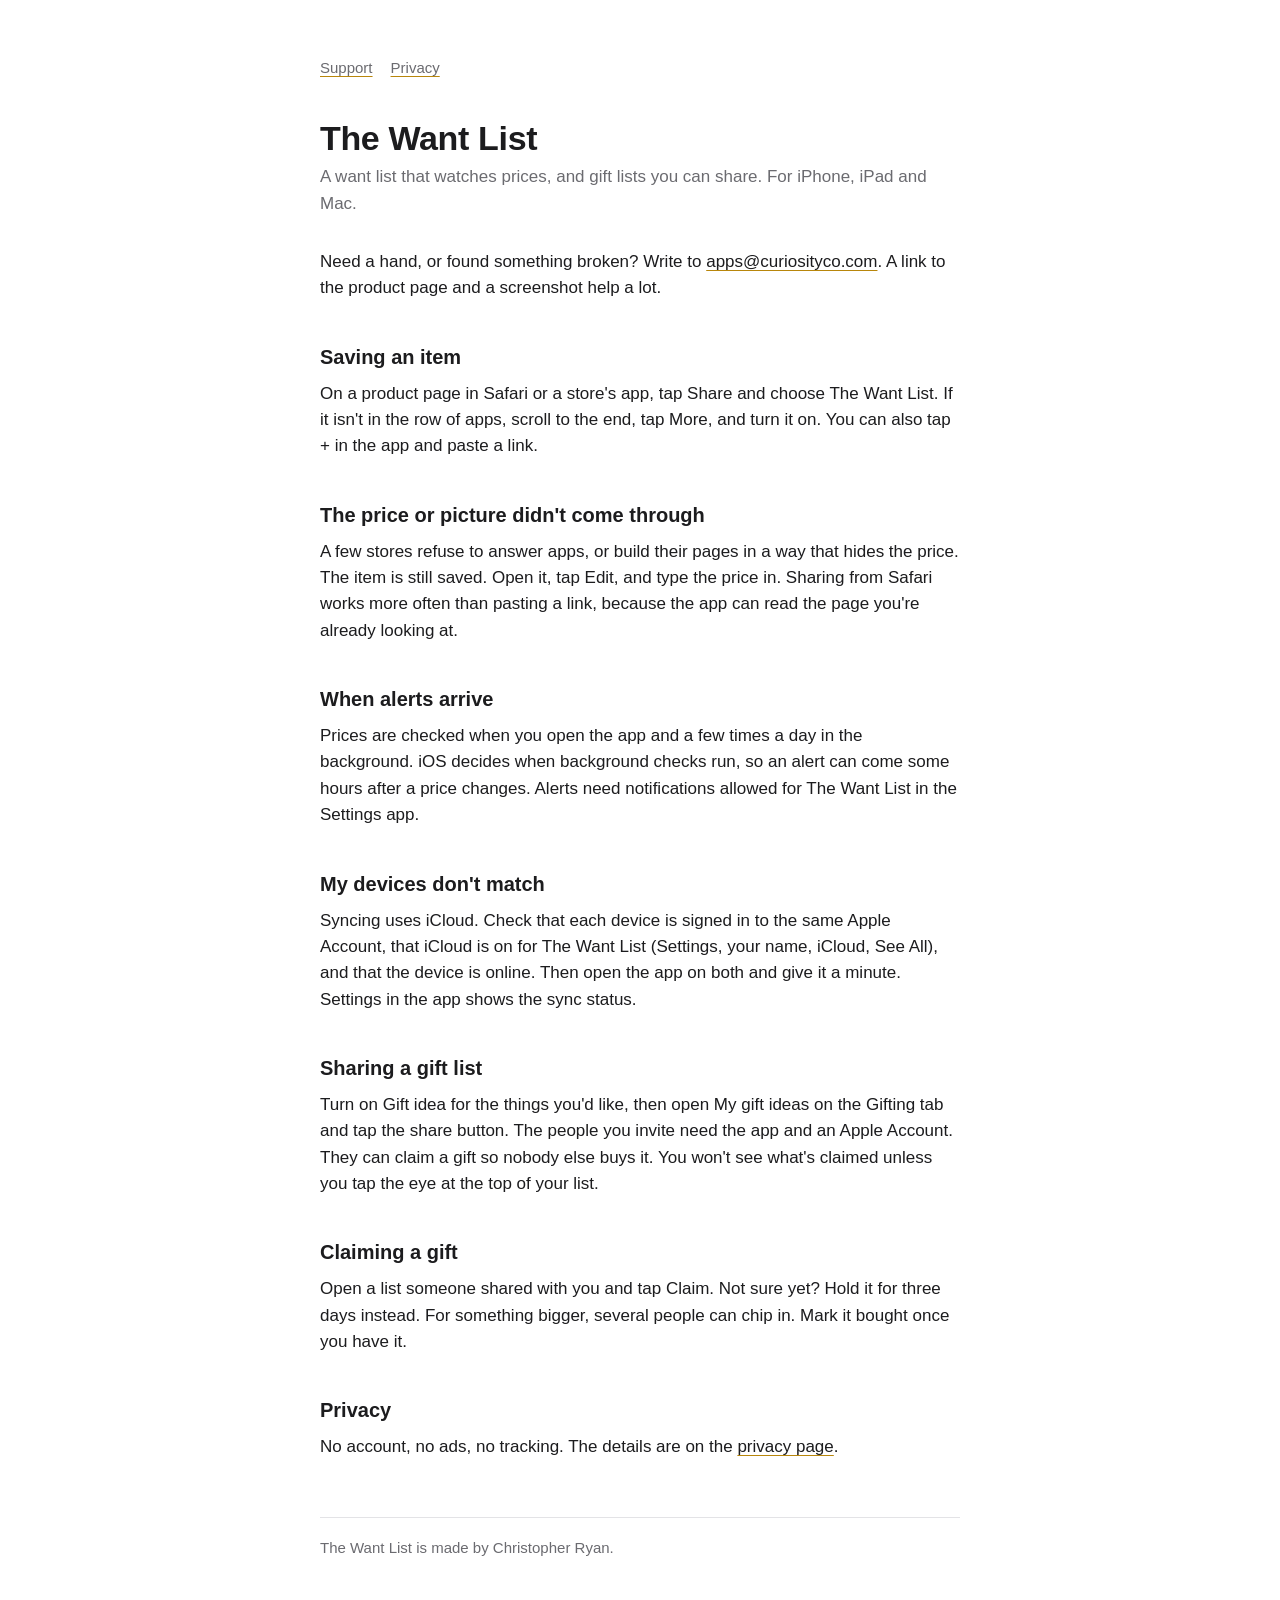
<file: index.html>
<!doctype html>
<html lang="en">
<head>
<meta charset="utf-8">
<meta name="viewport" content="width=device-width, initial-scale=1">
<title>Support · The Want List</title>
<link rel="stylesheet" href="style.css">
</head>
<body>
<main>
<nav><a href="index.html">Support</a><a href="privacy.html">Privacy</a></nav>
<h1>The Want List</h1>
<p class="sub">A want list that watches prices, and gift lists you can share. For iPhone, iPad and Mac.</p>

<p>Need a hand, or found something broken? Write to <a href="mailto:apps@curiosityco.com">apps@curiosityco.com</a>. A link to the product page and a screenshot help a lot.</p>

<h2>Saving an item</h2>
<p>On a product page in Safari or a store's app, tap Share and choose The Want List. If it isn't in the row of apps, scroll to the end, tap More, and turn it on. You can also tap + in the app and paste a link.</p>

<h2>The price or picture didn't come through</h2>
<p>A few stores refuse to answer apps, or build their pages in a way that hides the price. The item is still saved. Open it, tap Edit, and type the price in. Sharing from Safari works more often than pasting a link, because the app can read the page you're already looking at.</p>

<h2>When alerts arrive</h2>
<p>Prices are checked when you open the app and a few times a day in the background. iOS decides when background checks run, so an alert can come some hours after a price changes. Alerts need notifications allowed for The Want List in the Settings app.</p>

<h2>My devices don't match</h2>
<p>Syncing uses iCloud. Check that each device is signed in to the same Apple Account, that iCloud is on for The Want List (Settings, your name, iCloud, See All), and that the device is online. Then open the app on both and give it a minute. Settings in the app shows the sync status.</p>

<h2>Sharing a gift list</h2>
<p>Turn on Gift idea for the things you'd like, then open My gift ideas on the Gifting tab and tap the share button. The people you invite need the app and an Apple Account. They can claim a gift so nobody else buys it. You won't see what's claimed unless you tap the eye at the top of your list.</p>

<h2>Claiming a gift</h2>
<p>Open a list someone shared with you and tap Claim. Not sure yet? Hold it for three days instead. For something bigger, several people can chip in. Mark it bought once you have it.</p>

<h2>Privacy</h2>
<p>No account, no ads, no tracking. The details are on the <a href="privacy.html">privacy page</a>.</p>

<footer>The Want List is made by Christopher Ryan.</footer>
</main>
</body>
</html>
</file>
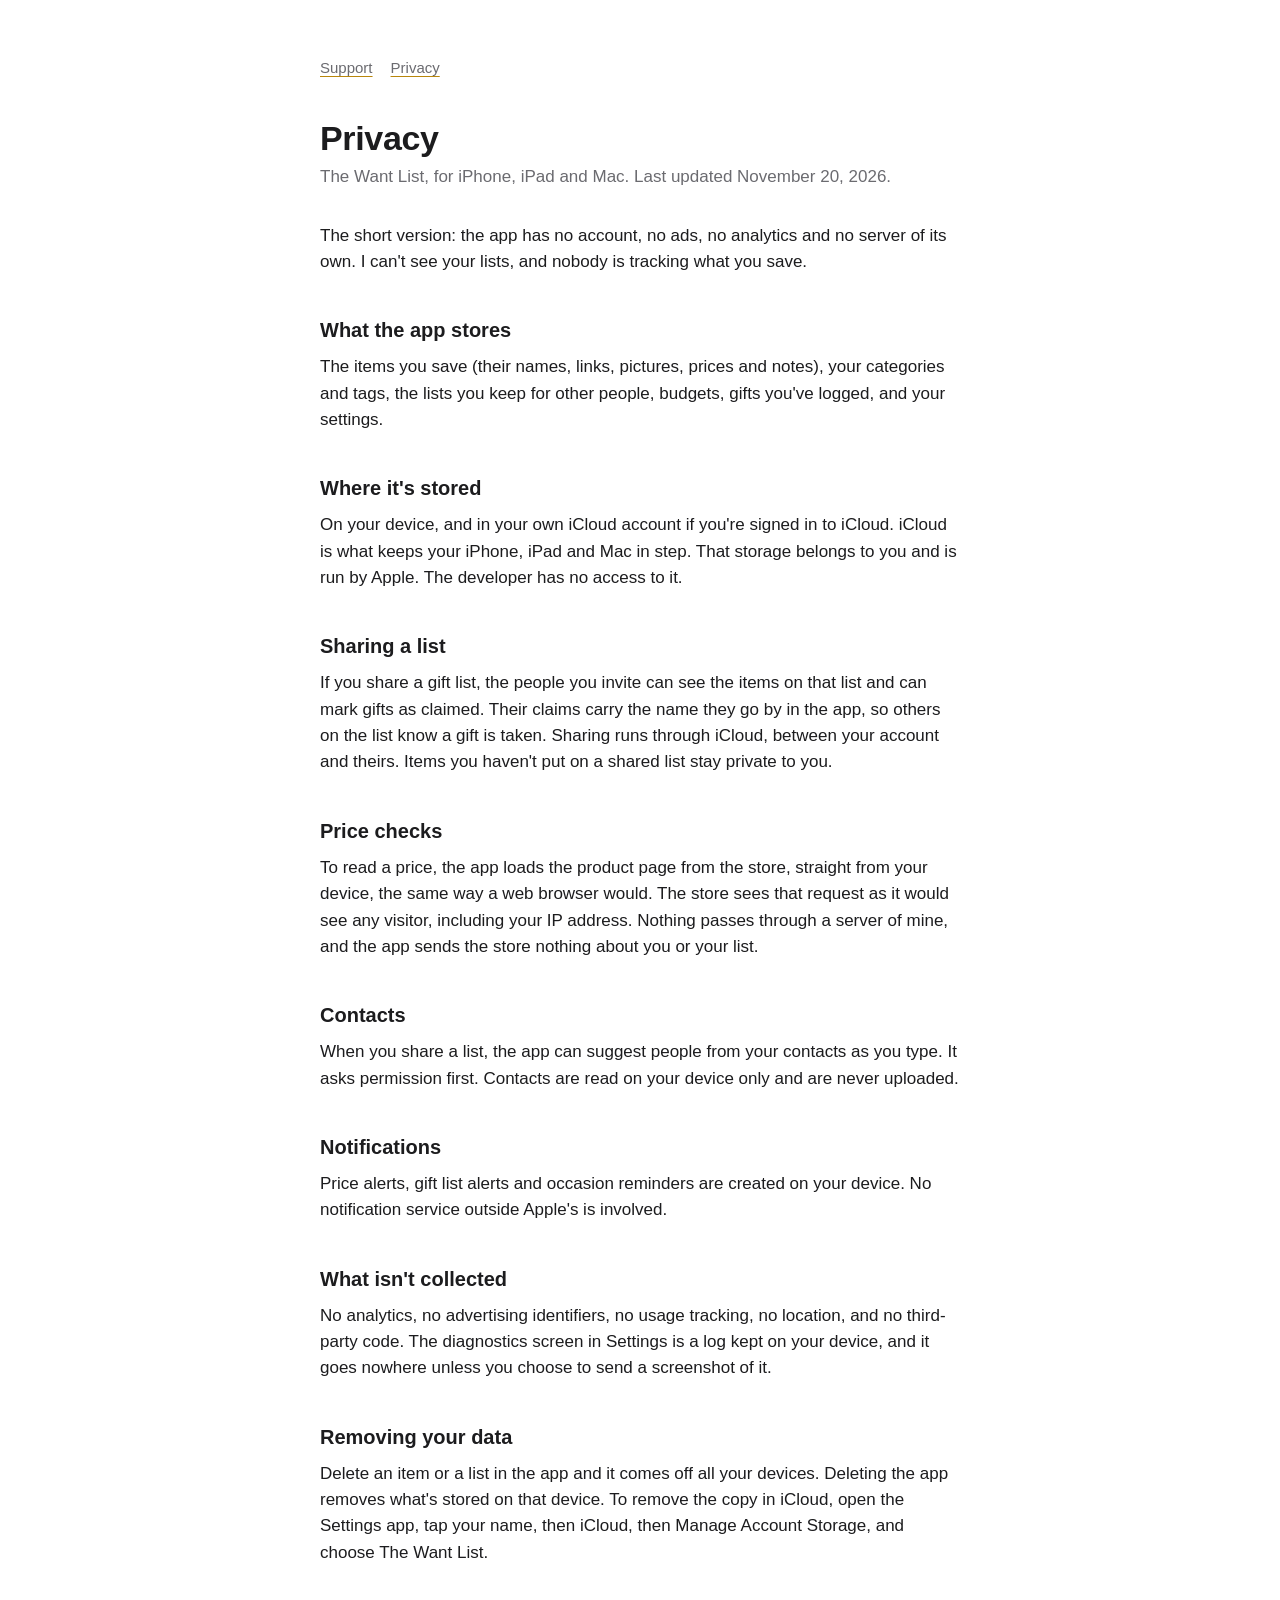
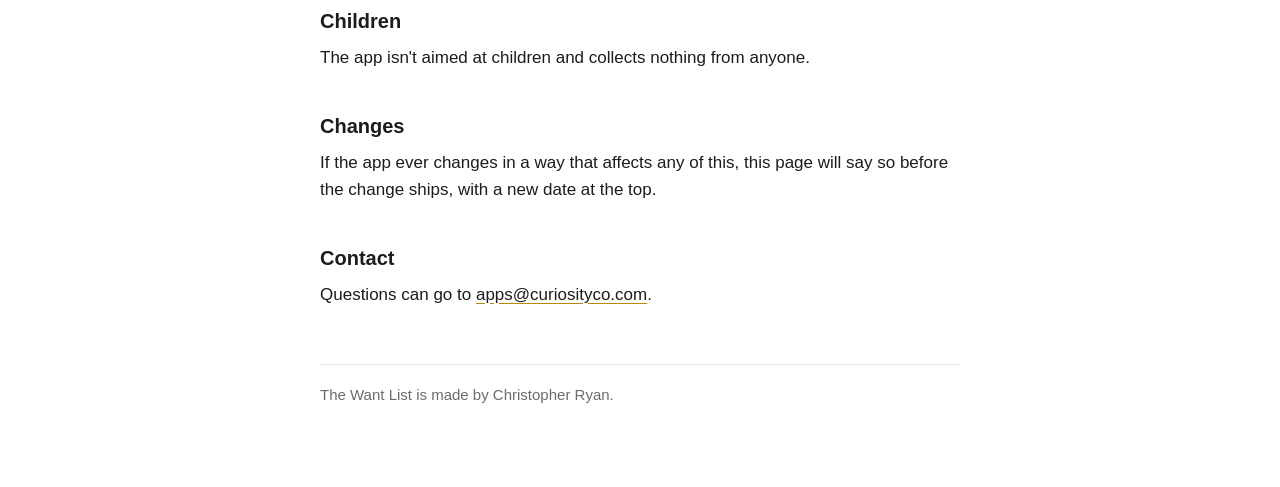
<file: privacy.html>
<!doctype html>
<html lang="en">
<head>
<meta charset="utf-8">
<meta name="viewport" content="width=device-width, initial-scale=1">
<title>Privacy · The Want List</title>
<link rel="stylesheet" href="style.css">
</head>
<body>
<main>
<nav><a href="index.html">Support</a><a href="privacy.html">Privacy</a></nav>
<h1>Privacy</h1>
<p class="sub">The Want List, for iPhone, iPad and Mac. Last updated November 20, 2026.</p>

<p>The short version: the app has no account, no ads, no analytics and no server of its own. I can't see your lists, and nobody is tracking what you save.</p>

<h2>What the app stores</h2>
<p>The items you save (their names, links, pictures, prices and notes), your categories and tags, the lists you keep for other people, budgets, gifts you've logged, and your settings.</p>

<h2>Where it's stored</h2>
<p>On your device, and in your own iCloud account if you're signed in to iCloud. iCloud is what keeps your iPhone, iPad and Mac in step. That storage belongs to you and is run by Apple. The developer has no access to it.</p>

<h2>Sharing a list</h2>
<p>If you share a gift list, the people you invite can see the items on that list and can mark gifts as claimed. Their claims carry the name they go by in the app, so others on the list know a gift is taken. Sharing runs through iCloud, between your account and theirs. Items you haven't put on a shared list stay private to you.</p>

<h2>Price checks</h2>
<p>To read a price, the app loads the product page from the store, straight from your device, the same way a web browser would. The store sees that request as it would see any visitor, including your IP address. Nothing passes through a server of mine, and the app sends the store nothing about you or your list.</p>

<h2>Contacts</h2>
<p>When you share a list, the app can suggest people from your contacts as you type. It asks permission first. Contacts are read on your device only and are never uploaded.</p>

<h2>Notifications</h2>
<p>Price alerts, gift list alerts and occasion reminders are created on your device. No notification service outside Apple's is involved.</p>

<h2>What isn't collected</h2>
<p>No analytics, no advertising identifiers, no usage tracking, no location, and no third-party code. The diagnostics screen in Settings is a log kept on your device, and it goes nowhere unless you choose to send a screenshot of it.</p>

<h2>Removing your data</h2>
<p>Delete an item or a list in the app and it comes off all your devices. Deleting the app removes what's stored on that device. To remove the copy in iCloud, open the Settings app, tap your name, then iCloud, then Manage Account Storage, and choose The Want List.</p>

<h2>Children</h2>
<p>The app isn't aimed at children and collects nothing from anyone.</p>

<h2>Changes</h2>
<p>If the app ever changes in a way that affects any of this, this page will say so before the change ships, with a new date at the top.</p>

<h2>Contact</h2>
<p>Questions can go to <a href="mailto:apps@curiosityco.com">apps@curiosityco.com</a>.</p>

<footer>The Want List is made by Christopher Ryan.</footer>
</main>
</body>
</html>
</file>
<file: style.css>
:root { color-scheme: light dark; --ink: #1c1c1e; --soft: #6b6b70; --ground: #ffffff; --line: #e3e3e6; --accent: #b8860b; }
@media (prefers-color-scheme: dark) { :root { --ink: #f2f2f4; --soft: #9a9aa0; --ground: #0e0e10; --line: #2a2a2e; --accent: #ffd60a; } }
* { box-sizing: border-box; }
body { margin: 0; background: var(--ground); color: var(--ink); font: 17px/1.55 -apple-system, BlinkMacSystemFont, "Helvetica Neue", Arial, sans-serif; -webkit-text-size-adjust: 100%; }
main { max-width: 680px; margin: 0 auto; padding: 56px 20px 80px; }
h1 { font-size: 34px; line-height: 1.15; margin: 0 0 6px; letter-spacing: -0.01em; }
h2 { font-size: 20px; margin: 40px 0 8px; }
p, li { margin: 0 0 12px; }
ul { padding-left: 22px; margin: 0 0 12px; }
a { color: inherit; text-decoration-color: var(--accent); text-underline-offset: 3px; }
.sub { color: var(--soft); margin-bottom: 32px; }
nav { margin-bottom: 40px; font-size: 15px; color: var(--soft); }
nav a { margin-right: 18px; }
footer { margin-top: 56px; padding-top: 18px; border-top: 1px solid var(--line); color: var(--soft); font-size: 15px; }
</file>
